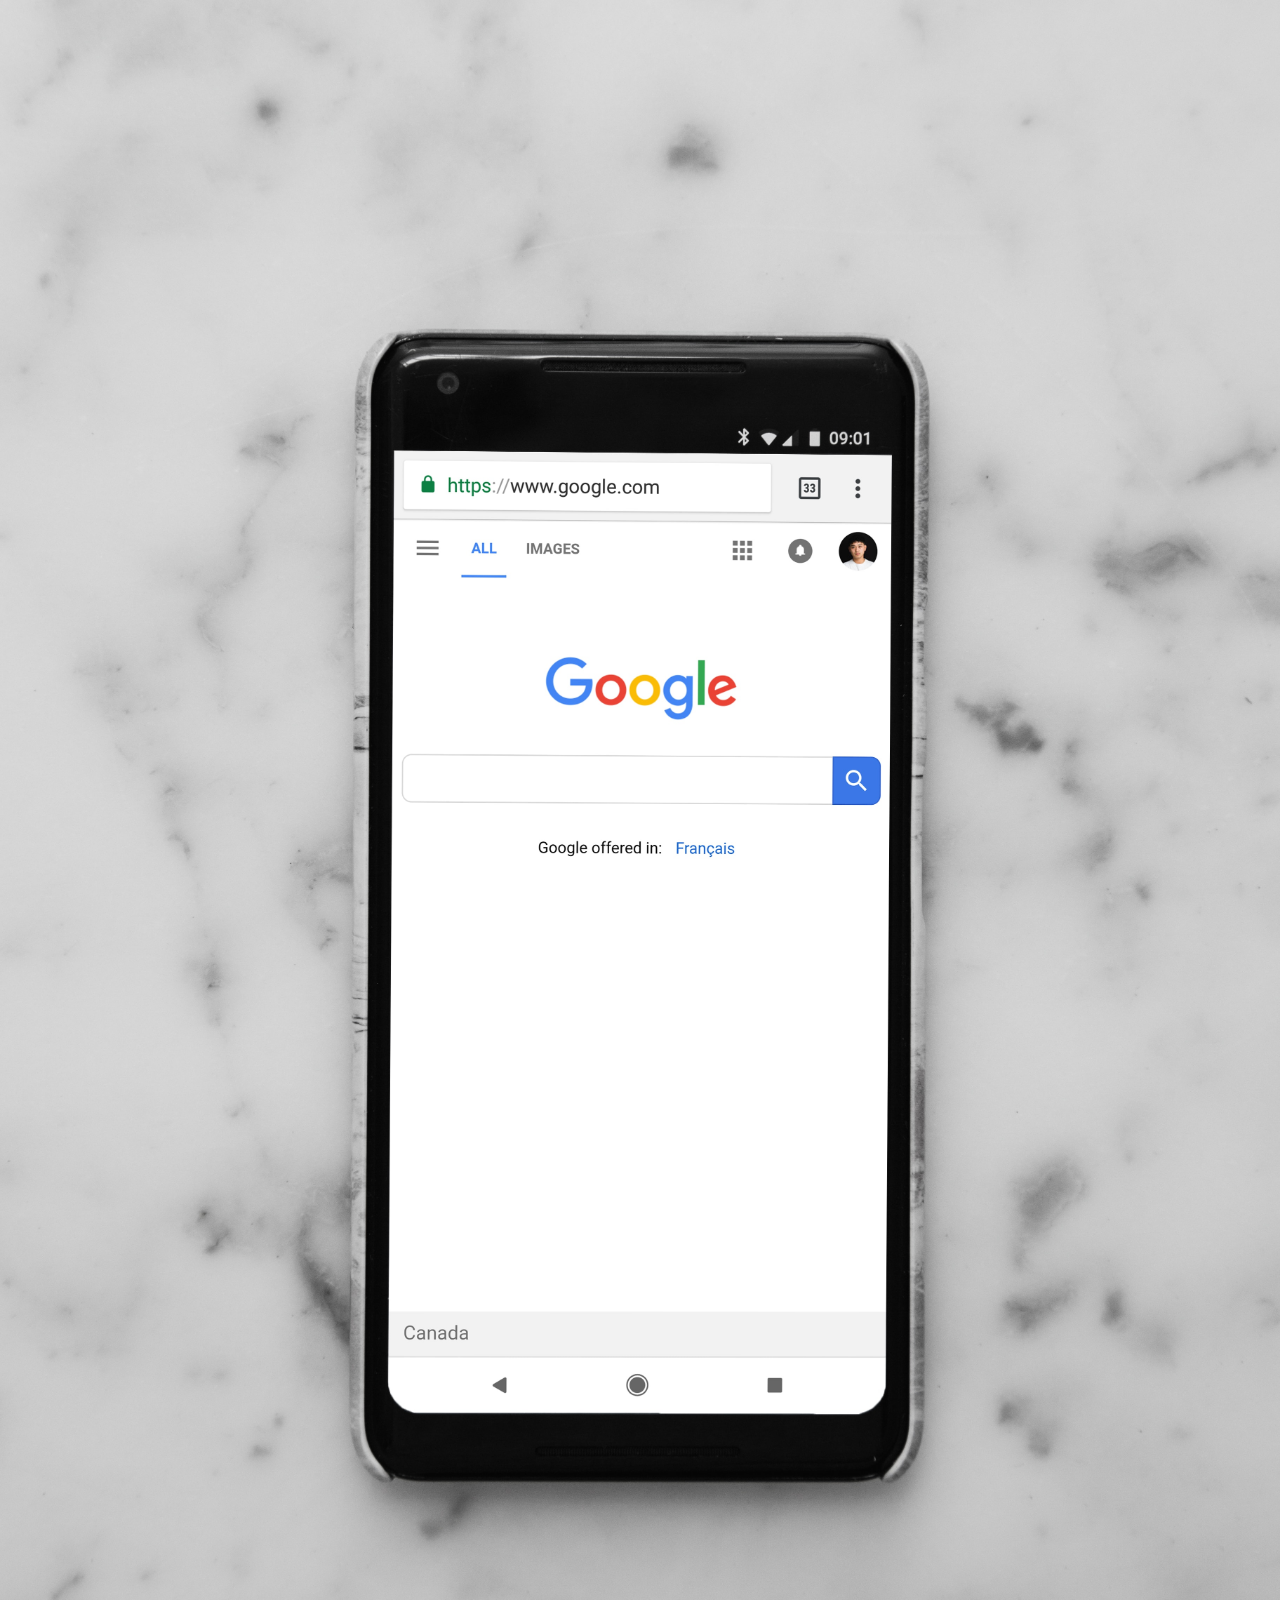
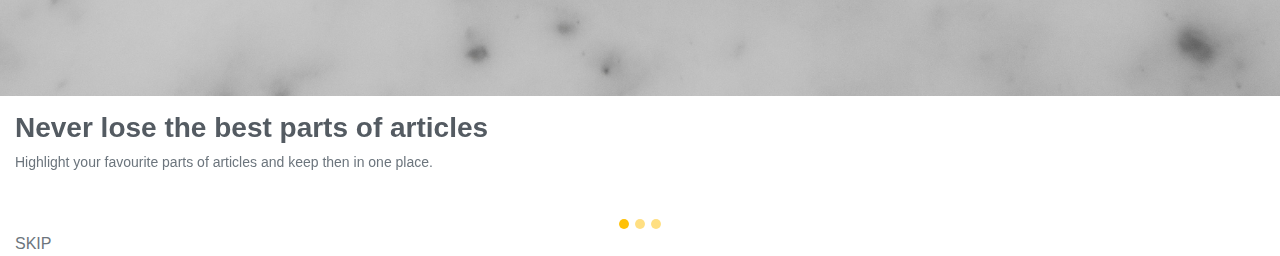
<file: index.html>
<!DOCTYPE html>
<html lang="en">
<head>
    <meta charset="UTF-8">
    <meta name="viewport" content="width=device-width, initial-scale=1.0">
    <title>Document</title>
    <link rel="stylesheet" href="css/bootstrap.min.css">
    <link rel="stylesheet" href="css/style.css">
</head>
<body>
    <div>
        <div id="carousel-slide" class="carousel slide" data-ride="carousel">
            <div class="carousel-inner">
                <div class="carousel-item fadeIn active" id="first-silde">
                    <img class="img-fluid" src="images/charles-deluvio.jpg" alt="First Slide">
                    <div class="title-and-descriptions">
                        <h2 class="title">Never lose the best parts of articles</h2>
                        <p class="descriptions">Highlight your favourite parts of articles and keep then in one place.</p>
                    </div>
                </div>

                <div class="carousel-item fadeIn" id="#second-slide">
                    <img class="img-fluid" src="images/fabio-spinelli.jpg" alt="Second Slide">
                    <div class="title-and-descriptions">
                        <h2 class="title">Never lose the best parts of articles</h2>
                        <p class="descriptions">Highlight your favourite parts of articles and keep then in one place.</p>
                    </div>
                </div>

                <div class="carousel-item fadeIn">
                    <img class="img-fluid" src="images/you-x-ventures.jpg" alt="Third Slide">
                    <div class="title-and-descriptions">
                        <h2 class="title">Never lose the best parts of articles</h2>
                        <p class="descriptions">Highlight your favourite parts of articles and keep then in one place.</p>
                    </div>
                </div>
            </div>
        </div>
        <div class="container-fluid">
            <div class="row page-indicator">
                <div class="col-sm-2 col-md-2">
                    <a href="./login.html">Skip</a>
                </div>
                <div class="col-sm-8 col-md-8">
                    <div class="carousel slide" data-ride="carousel">
                        <ol class="carousel-indicators">
                            <li class="dots active" data-target="#carousel-slide" onclick="currntSlide(1)" data-slide-to="0"></li>
                            <li class="dots" data-target="#carousel-slide" onclick="currntSlide(2)" data-slide-to="1"></li>
                            <li class="dots" data-target="#carousel-slide" onclick="currntSlide(3)" data-slide-to="2"></li>
                          </ol>
                    </div>
                </div>
            </div>
        </div>
        
        
    </div>
    <script src="js/jquery-3.4.1.min.js"></script>
    <script src="js/bootstrap.min.js"></script>
    <script src="js/slide.js"></script>
    <script type="text/javascript">
        $('.carousel').carousel({
            touch: true,
            interval: false,
        });
        
        var slideIndex = 1;

        function currntSlide(n){
            showCurrentSlide(slideIndex = n);
        }

        function showCurrentSlide(n){
            var dots = document.getElementsByClassName("dots");

            for (i = 0; i < dots.length; i++) {
                dots[i].className = dots[i].className.replace("active", ""); 
            }

            dots[slideIndex-1].className += " active";
        }
        
     
    </script>
</body>
</html>
</file>
<file: css/style.css>
.title-and-descriptions{
    padding: 15px;
}

.title{
    font-size: 1.75rem;
    color: #545b62;
    font-weight: 800;
}

.descriptions{
    font-size: 14px;
    color: #6c757d;
}

@-webkit-keyframes fadeIn {
    from {
      opacity: 0;
    }
  
    to {
      opacity: 1;
    }
}
  
@keyframes fadeIn {
    from {
      opacity: 0;
    }
  
    to {
      opacity: 1;
    }
}
  
.fadeIn {
    -webkit-animation-name: fadeIn;
    animation-name: fadeIn;
    animation-duration: 3s;
}

.page-indicator{
    margin-top: 1.75rem;
    position: relative;
}

.page-indicator a {
    text-transform: uppercase;
    color: #6c757d;
    font-weight: 500;
}


@media only screen and (max-width: 481px){
  .carousel-item img{
    height: 496px;
    width: 100%;
  }
}
</file>
